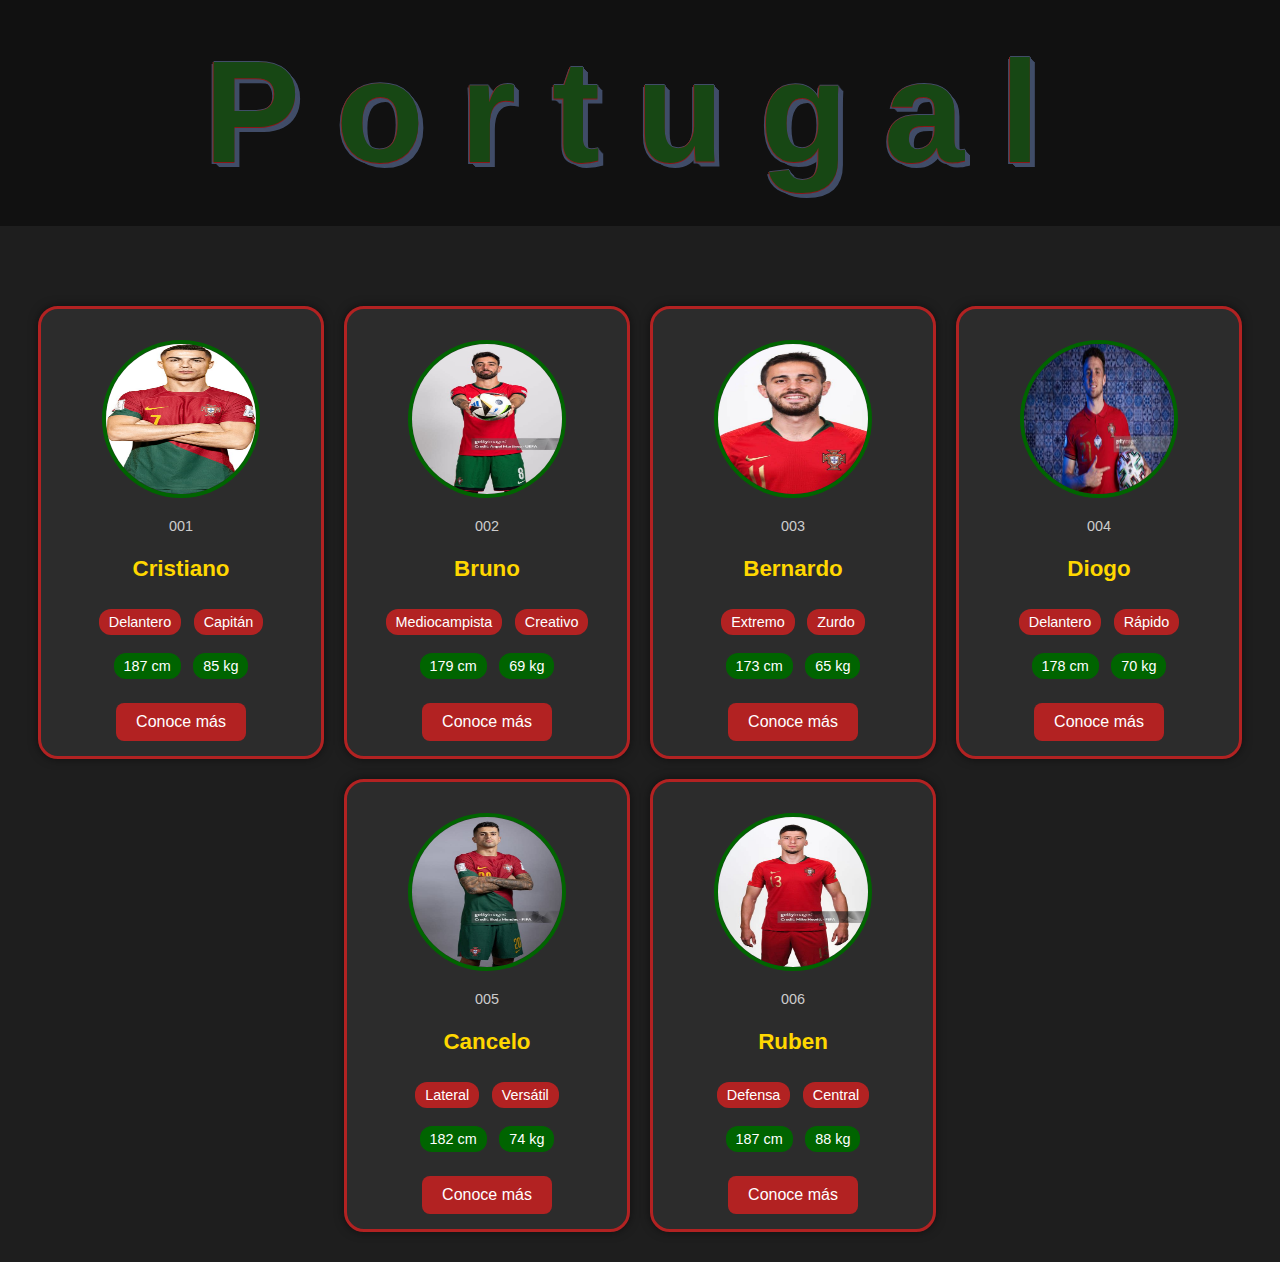
<file: index.html>
<!DOCTYPE html>
<html lang="es">
<head>
  <meta charset="UTF-8">
  <title>Selección Portugal</title>
  <link rel="stylesheet" href="codigo0.css">
</head>
<body>
  <h1 class="titulo_index">Portugal</h1>
  <main class="contenedor__cartas">
    <article class="card">
      <figure>
        <img src="cristiano.jpg" alt="Cristiano Ronaldo" class="figure__imgPokemon">
      </figure>
      <div class="card__titulos">
        <p class="card__numero">001</p>
        <h3 class="card__nombrePokemon">Cristiano</h3>
      </div>
      <div class="card__titulos">
        <p class="card_tipo1">Delantero</p>
        <p class="card_tipo2">Capitán</p>
      </div>
      <div class="card__titulos">
        <p class="card_tipo1 peso">187 cm</p>
        <p class="card_tipo2 altura">85 kg</p>
      </div>
      <a href="cristiano.html"><button>Conoce más</button></a>
    </article>

    <article class="card">
      <figure>
        <img src="bruno.jpg" alt="Bruno Fernandes" class="figure__imgPokemon">
      </figure>
      <div class="card__titulos">
        <p class="card__numero">002</p>
        <h3 class="card__nombrePokemon">Bruno</h3>
      </div>
      <div class="card__titulos">
        <p class="card_tipo1">Mediocampista</p>
        <p class="card_tipo2">Creativo</p>
      </div>
      <div class="card__titulos">
        <p class="card_tipo1 peso">179 cm</p>
        <p class="card_tipo2 altura">69 kg</p>
      </div>
      <a href="bruno.html"><button>Conoce más</button></a>
    </article>

    <article class="card">
      <figure>
        <img src="bernardo.jpg" alt="Bernardo Silva" class="figure__imgPokemon">
      </figure>
      <div class="card__titulos">
        <p class="card__numero">003</p>
        <h3 class="card__nombrePokemon">Bernardo</h3>
      </div>
      <div class="card__titulos">
        <p class="card_tipo1">Extremo</p>
        <p class="card_tipo2">Zurdo</p>
      </div>
      <div class="card__titulos">
        <p class="card_tipo1 peso">173 cm</p>
        <p class="card_tipo2 altura">65 kg</p>
      </div>
      <a href="bernardo.html"><button>Conoce más</button></a>
    </article>

    <article class="card">
      <figure>
        <img src="diogo.jpg" alt="Diogo Jota" class="figure__imgPokemon">
      </figure>
      <div class="card__titulos">
        <p class="card__numero">004</p>
        <h3 class="card__nombrePokemon">Diogo</h3>
      </div>
      <div class="card__titulos">
        <p class="card_tipo1">Delantero</p>
        <p class="card_tipo2">Rápido</p>
      </div>
      <div class="card__titulos">
        <p class="card_tipo1 peso">178 cm</p>
        <p class="card_tipo2 altura">70 kg</p>
      </div>
      <a href="diogo.html"><button>Conoce más</button></a>
    </article>

    <article class="card">
      <figure>
        <img src="cancelo.jpg" alt="João Cancelo" class="figure__imgPokemon">
      </figure>
      <div class="card__titulos">
        <p class="card__numero">005</p>
        <h3 class="card__nombrePokemon">Cancelo</h3>
      </div>
      <div class="card__titulos">
        <p class="card_tipo1">Lateral</p>
        <p class="card_tipo2">Versátil</p>
      </div>
      <div class="card__titulos">
        <p class="card_tipo1 peso">182 cm</p>
        <p class="card_tipo2 altura">74 kg</p>
      </div>
      <a href="cancelo.html"><button>Conoce más</button></a>
    </article>

    <article class="card">
      <figure>
        <img src="ruben.jpg" alt="Rúben Dias" class="figure__imgPokemon">
      </figure>
      <div class="card__titulos">
        <p class="card__numero">006</p>
        <h3 class="card__nombrePokemon">Ruben</h3>
      </div>
      <div class="card__titulos">
        <p class="card_tipo1">Defensa</p>
        <p class="card_tipo2">Central</p>
      </div>
      <div class="card__titulos">
        <p class="card_tipo1 peso">187 cm</p>
        <p class="card_tipo2 altura">88 kg</p>
      </div>
      <a href="ruben.html"><button>Conoce más</button></a>
    </article>
  </main>
</body>
</html>
</file>
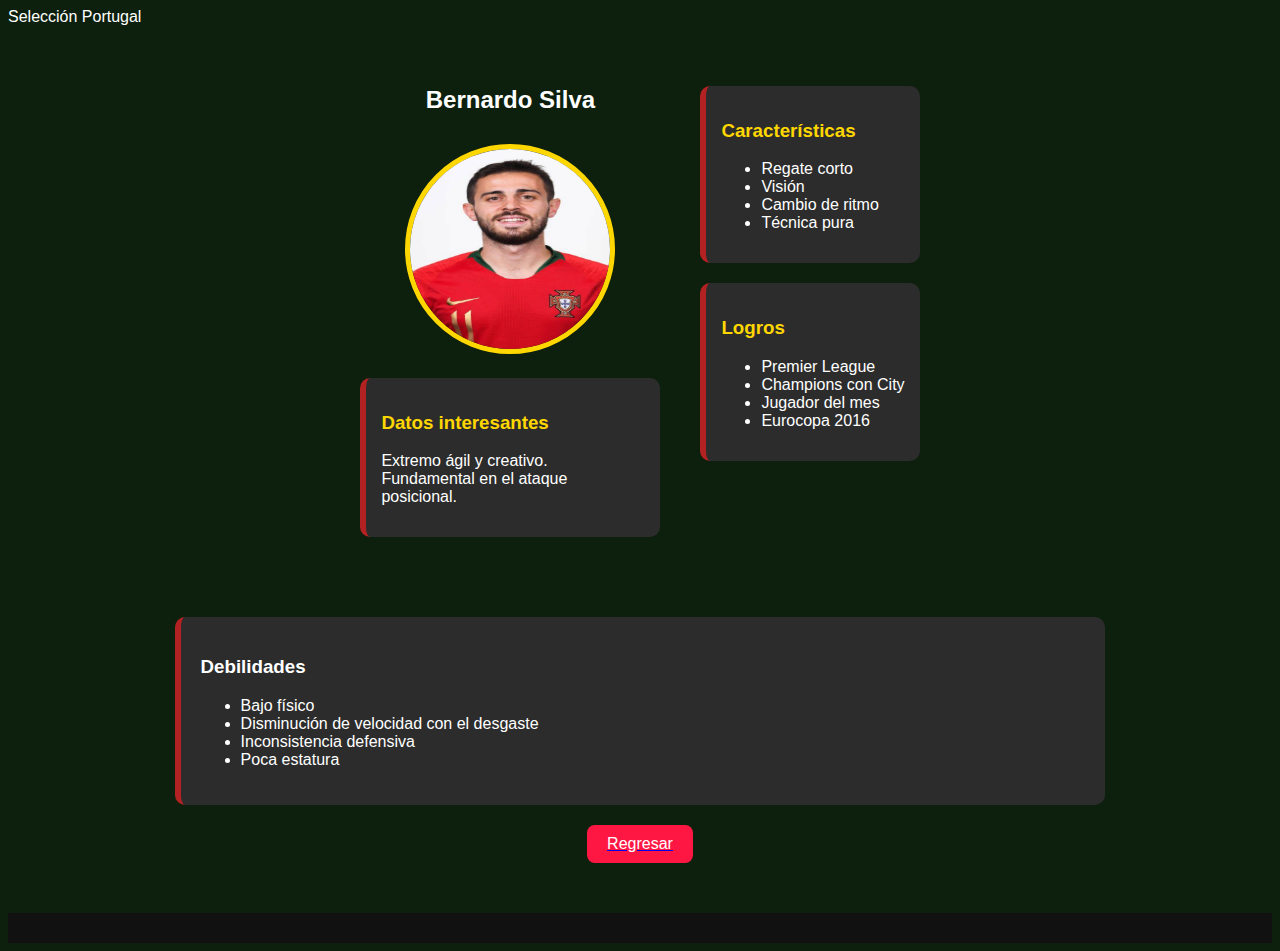
<file: bernardo.html>
<!DOCTYPE html>
<html lang="es">
<head>
  <meta charset="UTF-8">
  <title>Bernardo Silva</title>
  <link rel="stylesheet" href="players.css">
</head>
<body>
  <header>Selección Portugal</header>
  <div class="main-container">
    <div class="left">
      <h2>Bernardo Silva</h2>
      <img src="bernardo.jpg" alt="Bernardo Silva">
      <div class="card">
        <h3>Datos interesantes</h3>
        <p>Extremo ágil y creativo. Fundamental en el ataque posicional.</p>
      </div>
    </div>
    <div class="right">
      <div class="card">
        <h3>Características</h3>
        <ul><li>Regate corto</li><li>Visión</li><li>Cambio de ritmo</li><li>Técnica pura</li></ul>
      </div>
      <div class="card">
        <h3>Logros</h3>
        <ul><li>Premier League</li><li>Champions con City</li><li>Jugador del mes</li><li>Eurocopa 2016</li></ul>
      </div>
    </div>
  </div>
  <div class="bottom">
    <div class="debilidades">
      <h3>Debilidades</h3>
      <ul><li>Bajo físico</li><li>Disminución de velocidad con el desgaste</li><li>Inconsistencia defensiva</li><li>Poca estatura</li></ul>
    </div>
  </div>
  <a href="index.html">
    <button class="boton-regresar">Regresar</button>
  </a>
  <footer>
  </footer>
</body>
</html>
</file>
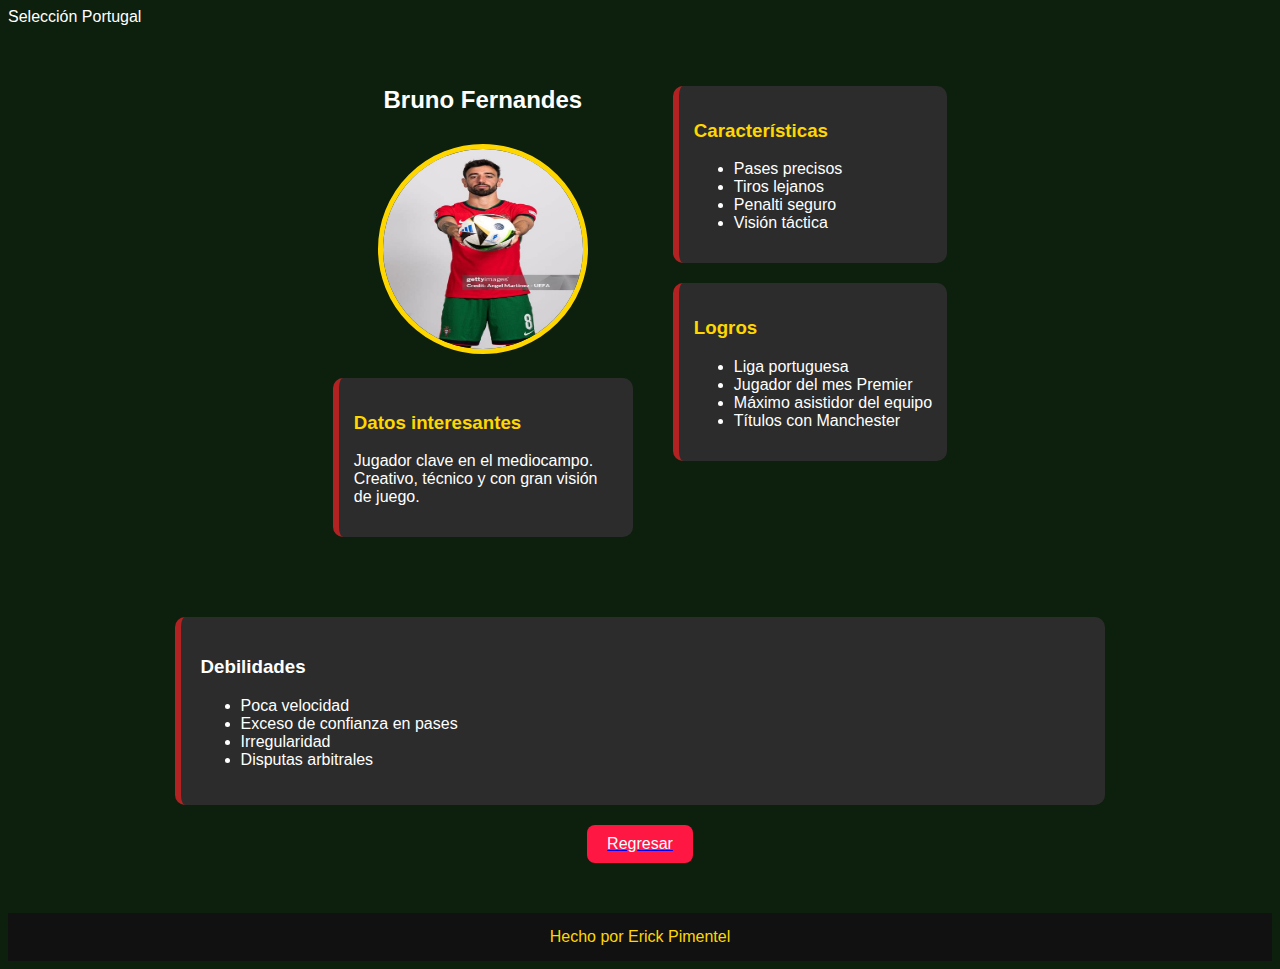
<file: bruno.html>
<!DOCTYPE html>
<html lang="es">
<head>
  <meta charset="UTF-8">
  <title>Bruno Fernandes</title>
  <link rel="stylesheet" href="players.css">
</head>
<body>
  <header>Selección Portugal</header>
  <div class="main-container">
    <div class="left">
      <h2>Bruno Fernandes</h2>
      <img src="bruno.jpg" alt="Bruno Fernandes">
      <div class="card">
        <h3>Datos interesantes</h3>
        <p>Jugador clave en el mediocampo. Creativo, técnico y con gran visión de juego.</p>
      </div>
    </div>
    <div class="right">
      <div class="card">
        <h3>Características</h3>
        <ul><li>Pases precisos</li><li>Tiros lejanos</li><li>Penalti seguro</li><li>Visión táctica</li></ul>
      </div>
      <div class="card">
        <h3>Logros</h3>
        <ul><li>Liga portuguesa</li><li>Jugador del mes Premier</li><li>Máximo asistidor del equipo</li><li>Títulos con Manchester</li></ul>
      </div>
    </div>
  </div>
  <div class="bottom">
    <div class="debilidades">
      <h3>Debilidades</h3>
      <ul><li>Poca velocidad</li><li>Exceso de confianza en pases</li><li>Irregularidad</li><li>Disputas arbitrales</li></ul>
    </div>
  </div>
  <a href="index.html">
    <button class="boton-regresar">Regresar</button>
  </a>
  <footer>
    Hecho por Erick Pimentel
  </footer>
</body>
</html>
</file>
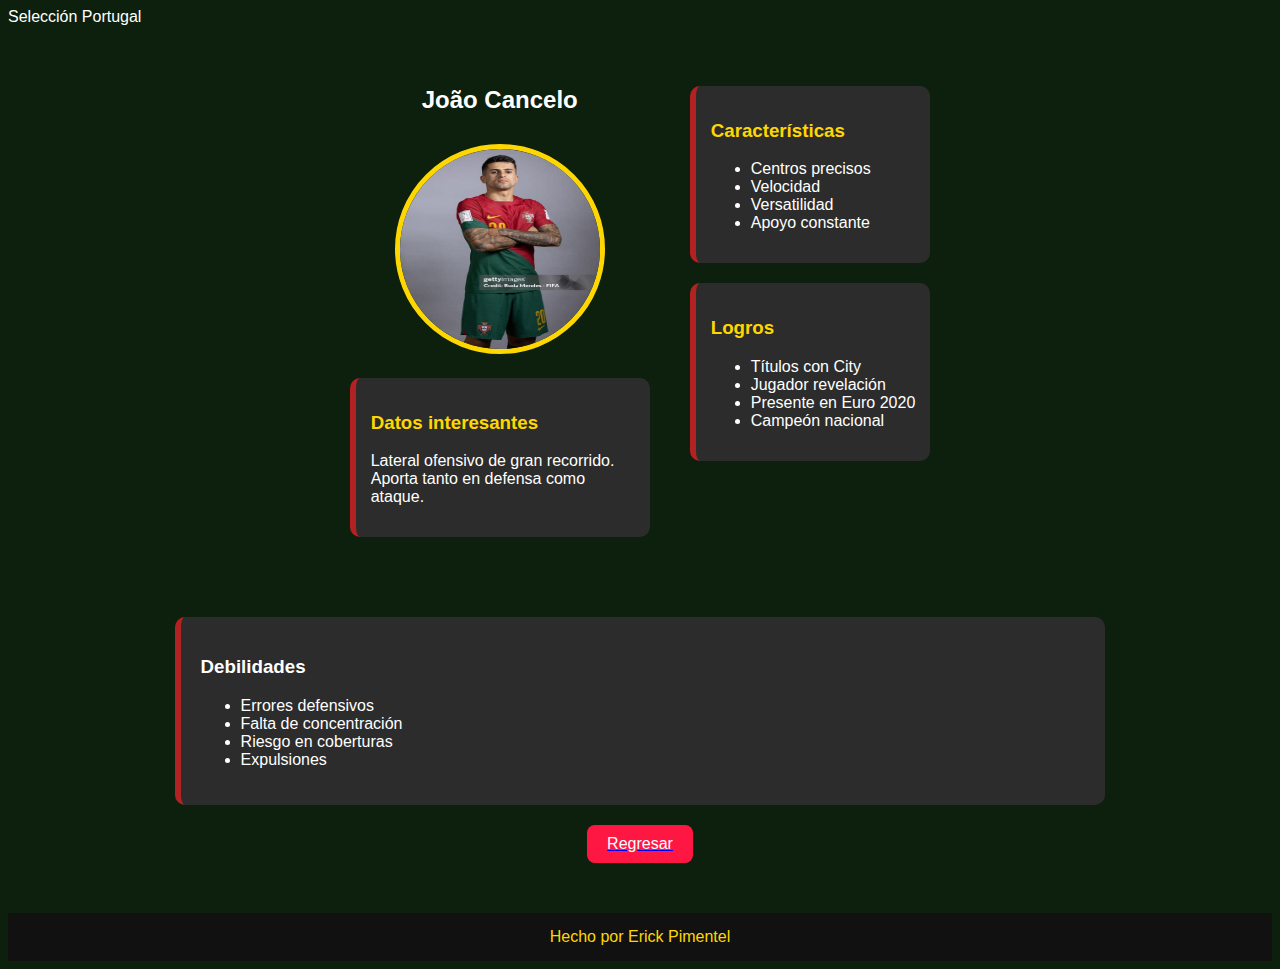
<file: cancelo.html>
<!DOCTYPE html>
<html lang="es">
<head>
  <meta charset="UTF-8">
  <title>João Cancelo</title>
  <link rel="stylesheet" href="players.css">
</head>
<body>
  <header>Selección Portugal</header>
  <div class="main-container">
    <div class="left">
      <h2>João Cancelo</h2>
      <img src="cancelo.jpg" alt="João Cancelo">
      <div class="card">
        <h3>Datos interesantes</h3>
        <p>Lateral ofensivo de gran recorrido. Aporta tanto en defensa como ataque.</p>
      </div>
    </div>
    <div class="right">
      <div class="card">
        <h3>Características</h3>
        <ul><li>Centros precisos</li><li>Velocidad</li><li>Versatilidad</li><li>Apoyo constante</li></ul>
      </div>
      <div class="card">
        <h3>Logros</h3>
        <ul><li>Títulos con City</li><li>Jugador revelación</li><li>Presente en Euro 2020</li><li>Campeón nacional</li></ul>
      </div>
    </div>
  </div>
  <div class="bottom">
    <div class="debilidades">
      <h3>Debilidades</h3>
      <ul><li>Errores defensivos</li><li>Falta de concentración</li><li>Riesgo en coberturas</li><li>Expulsiones</li></ul>
    </div>
  </div>
  <a href="index.html">
    <button class="boton-regresar">Regresar</button>
  </a>
  <footer>
    Hecho por Erick Pimentel
  </footer>
</body>
</html>
</file>
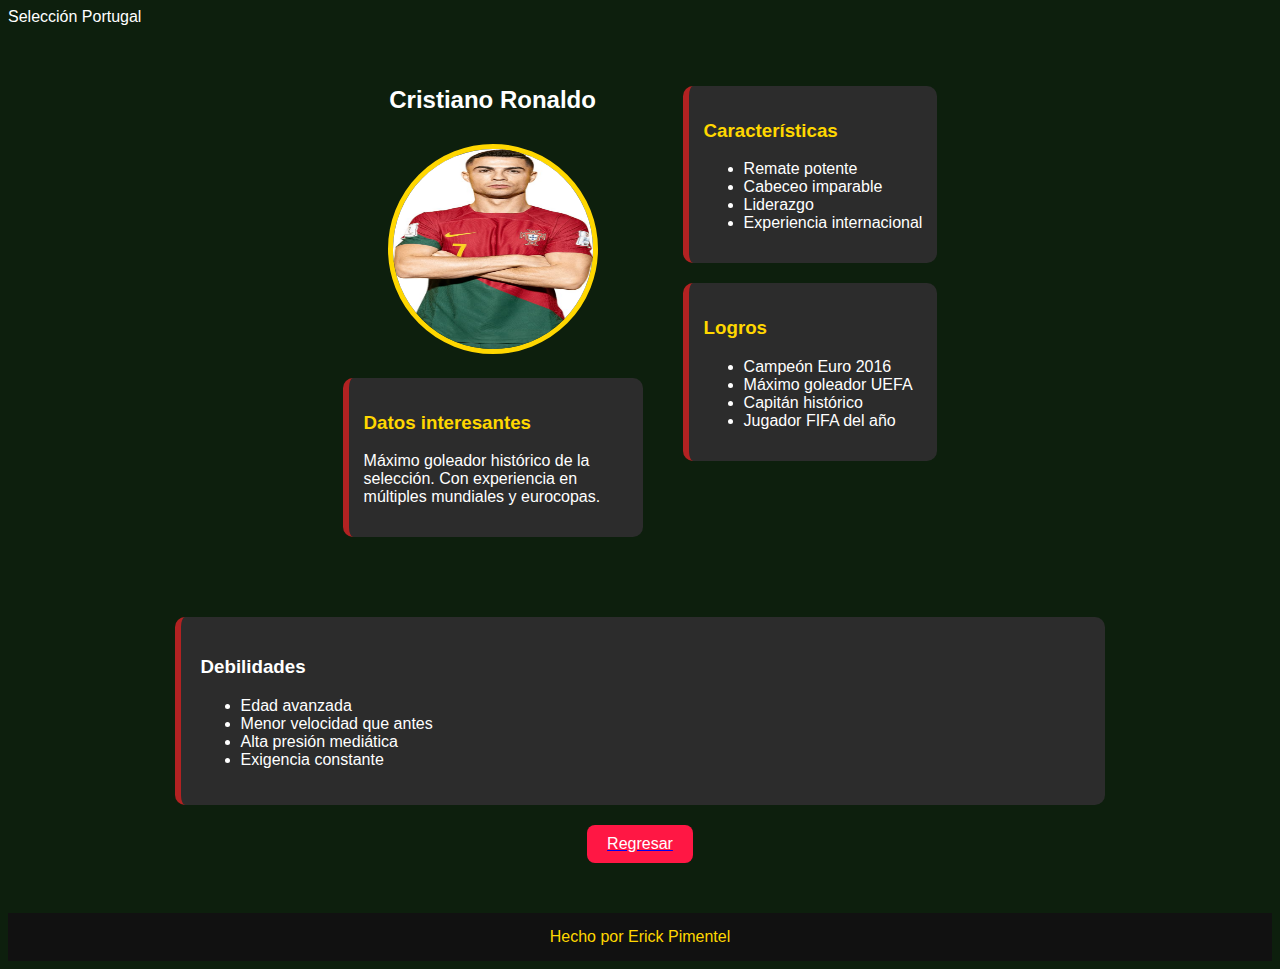
<file: cristiano.html>
<!DOCTYPE html>
<html lang="es">
<head>
  <meta charset="UTF-8">
  <title>Cristiano Ronaldo</title>
  <link rel="stylesheet" href="players.css">
</head>
<body>
  <header>Selección Portugal</header>
  <div class="main-container">
    <div class="left">
      <h2>Cristiano Ronaldo</h2>
      <img src="cristiano.jpg" alt="Cristiano Ronaldo">
      <div class="card">
        <h3>Datos interesantes</h3>
        <p>Máximo goleador histórico de la selección. Con experiencia en múltiples mundiales y eurocopas.</p>
      </div>
    </div>
    <div class="right">
      <div class="card">
        <h3>Características</h3>
        <ul><li>Remate potente</li><li>Cabeceo imparable</li><li>Liderazgo</li><li>Experiencia internacional</li></ul>
      </div>
      <div class="card">
        <h3>Logros</h3>
        <ul><li>Campeón Euro 2016</li><li>Máximo goleador UEFA</li><li>Capitán histórico</li><li>Jugador FIFA del año</li></ul>
      </div>
    </div>
  </div>
  <div class="bottom">
    <div class="debilidades">
      <h3>Debilidades</h3>
      <ul><li>Edad avanzada</li><li>Menor velocidad que antes</li><li>Alta presión mediática</li><li>Exigencia constante</li></ul>
    </div>
  </div>
  <a href="index.html">
    <button class="boton-regresar">Regresar</button>
  </a>
  <footer>
    Hecho por Erick Pimentel
  </footer>
</body>
</html>
</file>
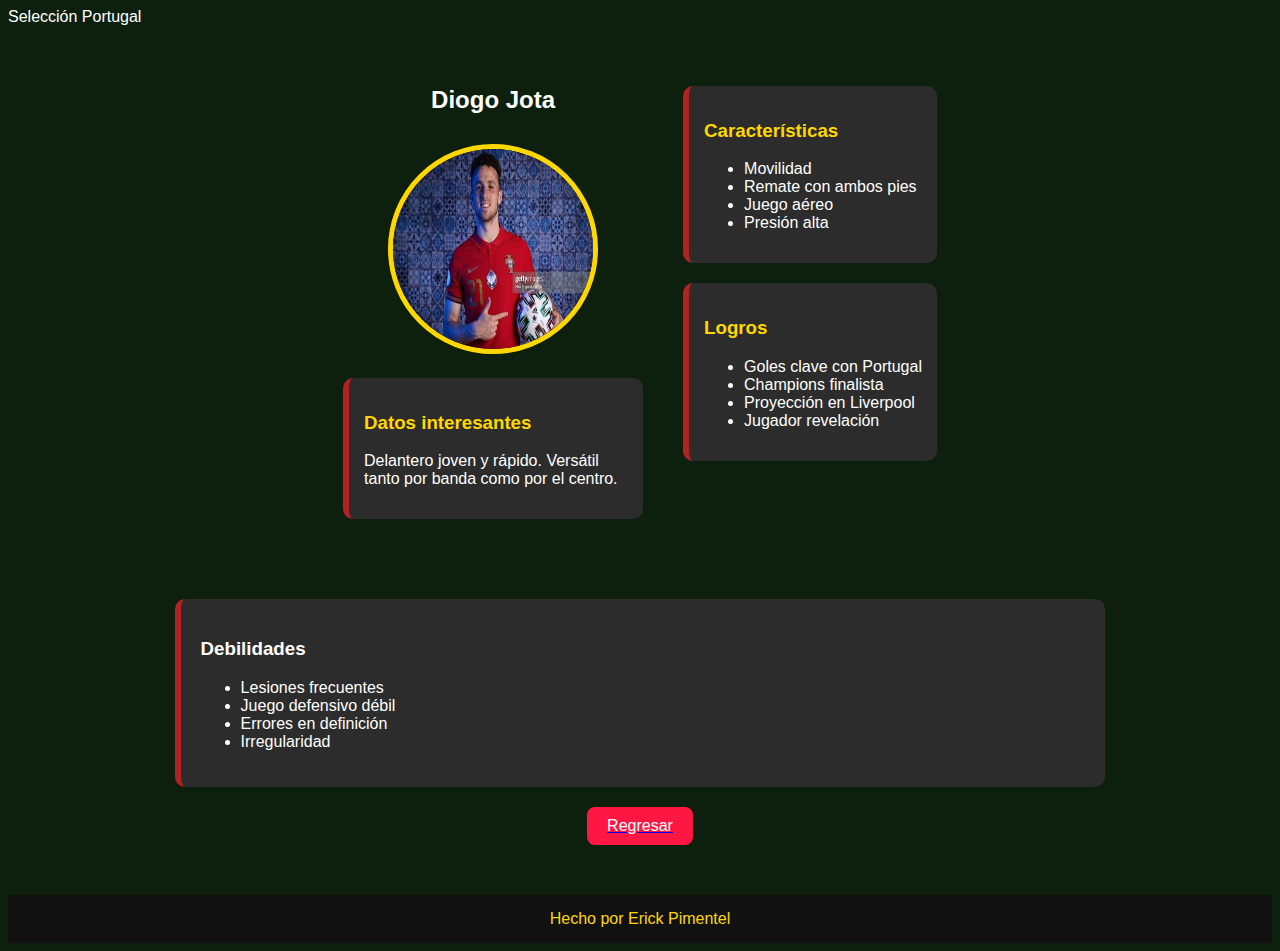
<file: diogo.html>
<!DOCTYPE html>
<html lang="es">
<head>
  <meta charset="UTF-8">
  <title>Diogo Jota</title>
  <link rel="stylesheet" href="players.css">
</head>
<body>
  <header>Selección Portugal</header>
  <div class="main-container">
    <div class="left">
      <h2>Diogo Jota</h2>
      <img src="diogo.jpg" alt="Diogo Jota">
      <div class="card">
        <h3>Datos interesantes</h3>
        <p>Delantero joven y rápido. Versátil tanto por banda como por el centro.</p>
      </div>
    </div>
    <div class="right">
      <div class="card">
        <h3>Características</h3>
        <ul><li>Movilidad</li><li>Remate con ambos pies</li><li>Juego aéreo</li><li>Presión alta</li></ul>
      </div>
      <div class="card">
        <h3>Logros</h3>
        <ul><li>Goles clave con Portugal</li><li>Champions finalista</li><li>Proyección en Liverpool</li><li>Jugador revelación</li></ul>
      </div>
    </div>
  </div>
  <div class="bottom">
    <div class="debilidades">
      <h3>Debilidades</h3>
      <ul><li>Lesiones frecuentes</li><li>Juego defensivo débil</li><li>Errores en definición</li><li>Irregularidad</li></ul>
    </div>
  </div>
  <a href="index.html">
    <button class="boton-regresar">Regresar</button>
  </a>
  <footer>
    Hecho por Erick Pimentel
  </footer>
</body>
</html>
</file>
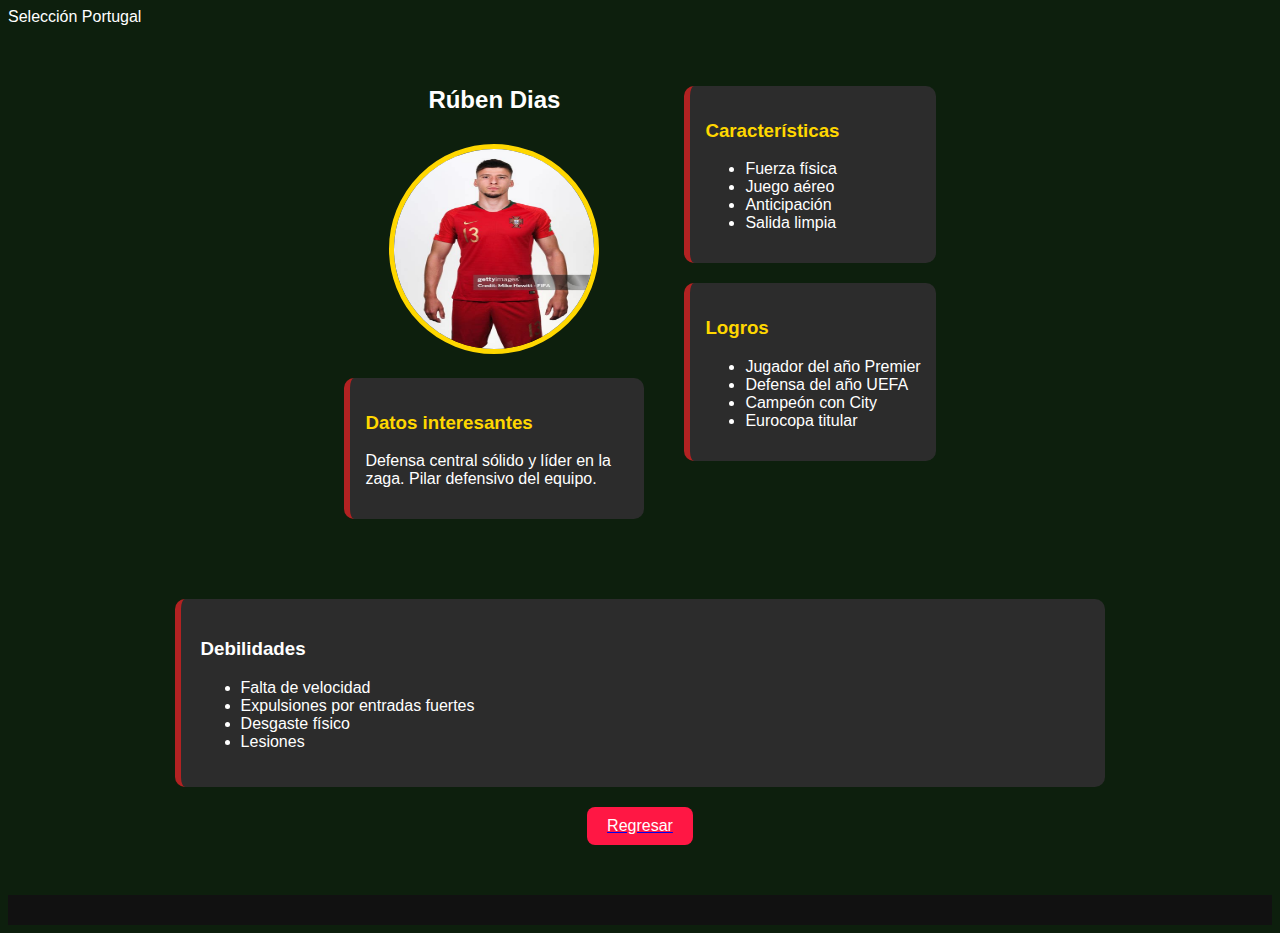
<file: ruben.html>
<!DOCTYPE html>
<html lang="es">
<head>
  <meta charset="UTF-8">
  <title>Rúben Dias</title>
  <link rel="stylesheet" href="players.css">
</head>
<body>
  <header>Selección Portugal</header>
  <div class="main-container">
    <div class="left">
      <h2>Rúben Dias</h2>
      <img src="ruben.jpg" alt="Rúben Dias">
      <div class="card">
        <h3>Datos interesantes</h3>
        <p>Defensa central sólido y líder en la zaga. Pilar defensivo del equipo.</p>
      </div>
    </div>
    <div class="right">
      <div class="card">
        <h3>Características</h3>
        <ul><li>Fuerza física</li><li>Juego aéreo</li><li>Anticipación</li><li>Salida limpia</li></ul>
      </div>
      <div class="card">
        <h3>Logros</h3>
        <ul><li>Jugador del año Premier</li><li>Defensa del año UEFA</li><li>Campeón con City</li><li>Eurocopa titular</li></ul>
      </div>
    </div>
  </div>
  <div class="bottom">
    <div class="debilidades">
      <h3>Debilidades</h3>
      <ul><li>Falta de velocidad</li><li>Expulsiones por entradas fuertes</li><li>Desgaste físico</li><li>Lesiones</li></ul>
    </div>
  </div>
  <a href="index.html">
    <button class="boton-regresar">Regresar</button>
  </a>
  <footer>
  </footer>
</body>
</html>
</file>
<file: codigo0.css>
body {
    background-color: #1e1e1e;
    font-family: 'Staatliches', sans-serif;
    color: white;
    margin: 0;
    padding: 0;
}

.contenedor__cartas {
    display: flex;
    flex-wrap: wrap;
    justify-content: center;
    gap: 20px;
    padding: 30px;
}

.titulo_index{
    text-align: center;
    font-family: "Jerey 10", sans-serif;
    color: #174714;
    
    padding: 30px 0 30px 0;
    margin: 0 0 50px 0;
    font-size: 9rem;
    background-color: #111;
    letter-spacing: 0.25em;
    text-shadow: -1px 0 #842727, 0 1px #891717, 1px 0 #414D68, 0 -1px #414D68, -2px 2px 0 #414D68, 2px 2px 0 #414D68, 1px 1px #414D68, 2px 2px #414D68, 3px 3px #414D68, 4px 4px #414D68, 5px 5px #414D68; /*6px 6px #414D68, 7px 7px #414D68, 8px 8px #414D68, 9px 9px #414D68;*/
}

.card {
    background-color: #2c2c2c;
    border: 3px solid #b22222;
    border-radius: 20px;
    padding: 15px;
    width: 250px;
    text-align: center;
    box-shadow: 0 0 10px rgba(0,0,0,0.5);
}

.figure__imgPokemon {
    width: 150px;
    height: 150px;
    border-radius: 50%;
    object-fit:fill;
    border: 4px solid #006400;
}

.card__titulos {
    margin-top: 10px;
    margin-bottom: 10px;
}

.card__numero {
    font-size: 0.9rem;
    color: #ccc;
}

.card__nombrePokemon {
    font-size: 1.4rem;
    color: #ffd700;
}

.card_tipo1, .card_tipo2 {
    display: inline-block;
    margin: 4px;
    padding: 5px 10px;
    border-radius: 12px;
    background-color: #b22222;
    color: white;
    font-size: 0.9rem;
}

.peso, .altura {
    background-color: #006400;
}

button {
    margin-top: 10px;
    padding: 10px 20px;
    background-color: #b22222;
    color: white;
    border: none;
    border-radius: 8px;
    cursor: pointer;
    font-size: 1rem;
}

button:hover {
    background-color: #8b0000;
}
</file>
<file: players.css>
body {
  background-color: #0d1f0d;
  font-family: 'Staatliches', sans-serif;
  color: white;
}
.main-container {
  display: flex;
  justify-content: center;
  padding: 40px;
  gap: 40px;
  flex-wrap: wrap;
}
.left {
  width: 300px;
  text-align: center;
}
.left img {
  margin-top: 10px;
  width: 200px;
  height: 200px;
  border-radius: 50%;
  object-fit:fill;
  border: 5px solid #ffd700;
}
.card {
  background-color: #2c2c2c;
  border-left: 6px solid #b22222;
  padding: 15px;
  border-radius: 10px;
  margin-top: 20px;
  text-align: left;
}
.card h3 {
  color: #ffd700;
}
.bottom {
  display: flex;
  justify-content: center;
  margin-top: 40px;
}
.debilidades {
  width: 70%;
  background-color: #2c2c2c;
  border-left: 6px solid #b22222;
  padding: 20px;
  border-radius: 10px;
  text-align: left;
}
footer {
  margin-top: 50px;
  background-color: #111;
  color: #ffd700;
  text-align: center;
  padding: 15px;
}
.boton-regresar {
  padding: 10px 20px;
  font-size: 1rem;
  border-radius: 8px;
  background-color: #ff1744;
  color: white;
  border: none;
  cursor: pointer;
  margin: 20px auto;
  display: block;
  transition: background-color 0.3s ease;
}
.boton-regresar:hover {
  background-color: #d50000;
}
</file>
